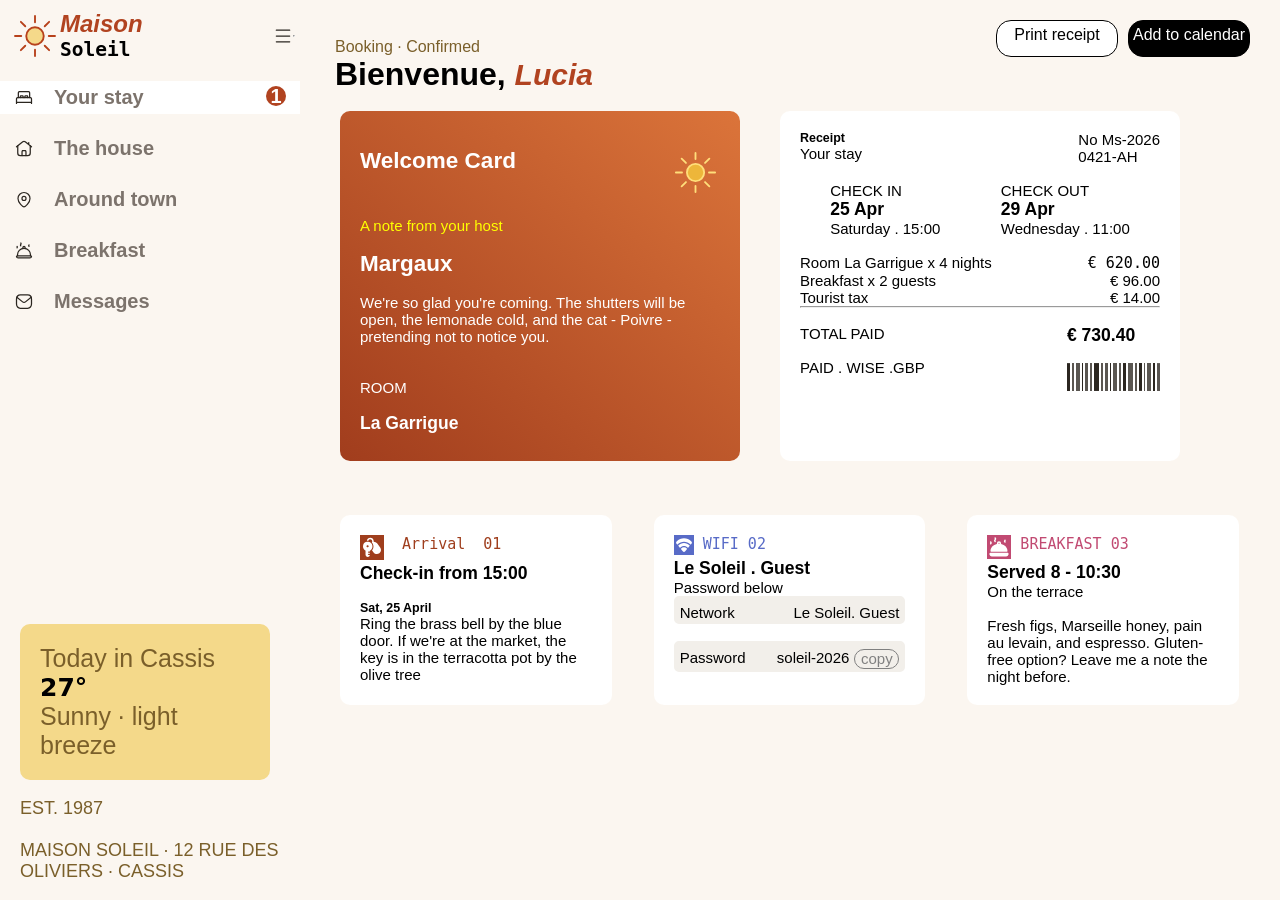
<file: index.html>
<!DOCTYPE html>

<html lang="en">
<head>
  <meta charset="UTF-8">
  <meta name="viewport" content="width=device-width, initial-scale=1.0">
  <title>Trying Restaurant</title>
  <link rel="stylesheet" href="style.css">

  <link rel="preconnect" href="https://fonts.googleapis.com"/>
  <link rel="preconnect" href="https://fonts.gstatic.com" crossorigin/>
  <link rel="stylesheet" href="https://fonts.googleapis.com/css2?family=DM+Sans:ital,opsz,wght@0,9..40,100..1000;1,9..40,100..1000&display=swap"/>
  <link rel="stylesheet" href="https://fonts.googleapis.com/css2?family=DM+Mono:ital,wght@300;0,400,;0,500;1,300;1,400;1,500&family=Fraunces:ital,opsz,wght@0,9..144,100..900;1,9..144,100..900&display=swap"/>  

  <link rel="stylesheet" href="https://cdnjs.cloudflare.com/ajax/libs/font-awesome/6.5.1/css/all.min.css"/>
  <link rel="stylesheet" href="https://fonts.googleapis.com/css?family=Inter:wght@400;500;700;900&display=swap">
</head>

<body>

    <aside class="sidebar11">
         <section class="Maison">
            <img src="images/illustration-sun.svg" alt="sun logo">
            <h2><span class="themaison"><i>Maison</i></span> <pre>Soleil</pre></h2>
            <img src="images/icon-menu.svg" alt="menu logo">
            <hr>
            <br>
         </section>

        <nav class="sidebar">

            <div class="yourstaybox"><a href="#" class="nav-hotel-icon yourstay">
                <img src="images/icon-bed.svg" alt="bedicon">
                <span>Your stay</span>
                <span class="notification">1</span>
            </a></div>
            <br>

            <a href="#" class="nav-hotel-icon">
                <img src="images/icon-house.svg" alt="houseicon">
                <span>The house</span>
            </a>
            <br>
            
            <a href="#" class="nav-hotel-icon">
                <img src="images/icon-pin.svg" alt="pinicon">
                <span>Around town</span>
            </a>
            <br>

            <a href="#" class="nav-hotel-icon">
                <img src="images/icon-breakfast-outline.svg" alt="breakfasticon">
                <span>Breakfast</span>
            </a>
            <br>
            
            <a href="#" class="nav-hotel-icon">
                <img src="images/icon-mail.svg" alt="mailicon">
                <span>Messages</span>
            </a>
            <br><br><br><br><br><br><br><br><br><br><br><br><br><br><br><br><br>

        </nav>

        <div class="weatherfoot">
                <p class="todayy">Today in Cassis</p> <span class="temperature"><strong class="temp">27°</strong></span> <p class="sunnyy">Sunny · light breeze</p>
        </div>
        <br>
        <div class="foot2 foot22">
                <p>Est. 1987</p><br>
                <p>Maison Soleil · 12 Rue des </p>
                <p>Oliviers · Cassis</p><br>
                <p>&copy; 2026 Maison Soleil</p>
        </div>
        <br>

   
    </aside>


    <main class="main"> 

        <div class="header">    
            <div class="booking"><br>
                <p class="bookconfirm">Booking · Confirmed</p>
                <p><h1>Bienvenue, <span class="lucia"><i>Lucia</i></span></h1></p>
            </div>

            <div class="button">
                <div class="printrpt"><p> Print receipt</p></div><br>
                <div class=" calendarr"><p> Add to calendar</p></div>
            </div>
        </div>
        <br>

        <div id="centertab">
            <section class="welcome">
                <div class="welcomediv">
                    <br><div class="welcomesun">
                        <div><h2 class="colorwelcome">Welcome Card</h2></div>
                        <div class="sunlogo"><p><img src="images/icon-sun.svg" alt="sunicon"></p></div>
                    </div><br>
                    <p class="note-host">A note from your host</p><br>
                    <h2 class="colorwelcome">Margaux</h2><br>
                    <p class="colorwelcome">We're so glad you're coming. The shutters will be open, the lemonade cold, and the cat - Poivre - pretending not to notice you.</p><br><br>
                    <p class="colorwelcome">ROOM</p><br>
                    <h3 class="colorwelcome">La Garrigue</h3>

                </div>
            </section>

            <br>

            <section class="receiptbox">
                 <div class="receipt">
                    <div><h5>Receipt</h5>
                    <p>Your stay</p></div>
                    <div>
                        <p>No Ms-2026</p>
                        <p>0421-AH</p>
                    </div>
                </div><br>

                <div class="inout">
                    <div class="check-in">
                        <p>CHECK IN</p>
                        <h3>25 Apr</h3>
                        <p>Saturday . 15:00</p>           
                    </div>
                    <div class="check-out">
                        <p>CHECK OUT</p>
                        <h3>29 Apr</h3>
                        <p>Wednesday . 11:00</p>            
                    </div>
                </div><br>

                <div class="itemnprice">
                    <div class="itemprice1">
                        <p>Room La Garrigue x 4 nights</p>
                        <pre> € 620.00</pre>
                    </div>

                    <div class="itemprice1">
                        <p>Breakfast x 2 guests</p>
                        <p>€ 96.00</p>
                    </div>

                    <div class="itemprice1">
                        <p>Tourist tax</p>
                        <p>€ 14.00</p>
                    </div>
                </div>

                <hr><br>
                

                <div class="totalpaid">
                    <div class="no730"><p>TOTAL PAID</p><br>
                    <p> PAID . WISE .GBP</p></div>

                    <div class="codedbar"><h3>€ 730.40</h3><br>
                    <img src="images/icon-barcode.svg" alt="barcode"></div>
                </div>


            </section>
        </div>
        <br><br><br>

               

        <div id="othertabs">
            <section class="booking2">

            <div class="awb">
            <section class="arrivalll">
                <div class="keyarrival1">
                    <p class="colorarrival"><img src="images/icon-key.svg" alt="key" class="arrivalimg"> <pre class="arrivalcolor">  Arrival</pre><pre class="arrivalnumber arrivalcolor" >  01</pre></p>
                </div>

                <h3>Check-in from 15:00</h3><br>
                <h5>Sat, 25 April</h5>
                <p>Ring the brass bell by the blue door. If we're at the market, the key is in the terracotta pot by the olive tree</p>
            </section>
            </div><br>

            <div class="awb">
            <section class="wifiii">
                <div class="keywifi1">
                    <p class="colorwifi"><img src="images/icon-wifi.svg" alt="wifi" class="wifiimg"><pre class="wificolor"> WIFI</pre><pre class="wifinumber wificolor"> 02</pre></p>
                </div>

                <h3>Le Soleil . Guest</h3>
                <p>Password below</p>

                <div class="guest">

                    <div class="netpass">
                    <span>Network</span>  <span>Le Soleil. Guest</span>
                    </div>
                    <br>

                    <div >
                    <p class="netpass2">Password <span id="solecopy">soleil-2026 <span id="guestcopyy">copy</span></span> </p>   
                    </div>

                </div>

            </section>
            </div><br>

            <div class="awb">
            <section class="breakfasttt">
                <div class="keybreakfast1">
                    <p class="colorbreakfast"><img src="images/icon-breakfast.svg" alt="breakfast" class="breakfastimg"><pre class="breakfastcolor"> BREAKFAST</pre><pre class="breakfastnumber breakfastcolor"> 03</pre></p>
                </div>

                <h3>Served 8 - 10:30</h3>
                <p>On the terrace</p>
                <br>
                <p>Fresh figs, Marseille honey, pain au levain, and espresso. Gluten-free option? Leave me a note the night before.</p>
            </section>
            </div><br>

            </section>
        </div>

    </main>




    <footer>
       
    </footer>





    <!-- <section class="booking">
    <div class="awb">
    <section class="arrival">
        <p class="colorarrival"><img src="images/icon-key.svg" alt="key" class="arrivalimg"> Arrival<span>01</span></p>
        <h3>Check-in from 15:00</h3>
        <h4>Sat, 25 April</h4>
        <p>Ring the brass bell by the blue door. If we're at the market, the key is in the terracotta pot by the olive tree</p>
    </section>
    </div><br>

    <div class="awb">
    <section class="wifi">
        <p>
        <p class="colorwifi"><img src="images/icon-wifi.svg" alt="wifi" class="wifiimg"></p><p>WIFI</p><p><span>02</span></p>
        </p>
        <h3>Le Soleil . Guest</h3>
        <h4>Password below</h4>
        <p>Network</p>  <pre>Le Soleil. Guest</pre>
        <p>Password</p> <pre>soleil-2026 <span>copy</span>    </pre>

    </section>
    </div><br>

    <div class="awb">
    <section class="breakfast">
        <p class="colorbreakfast"><p><img src="images/icon-breakfast.svg" alt="breakfast" class="breakfastimg"></p><p>Breakfast</p><p><span>03</span></p></p>
        <h3>Served 8 - 10:30</h3>
        <h4>On the terrace</h4>
        <p>Fresh figs, Marseille honey, pain au levain, and espresso. Gluten-free option? Leave me a note the night before.</p>
    </section>
    </div><br>
    </section>

-->

<!-- 
<div class="room">


                    <div class="roomm"><h3>Room LaGarrigur x 4 nights</h3>
                    <span>€ 620.00</span></div>
                    <div class="paytoeat"><h3>Breakfast x 2 guests</h3>
                    <span>€ 96.00</span></div>
                    <div class="tax"><h3>Tourist tax</h3>
                    <span>€ 14.00</span></div>
                </div>-->




                <!-- my former receipt-box
            <section class="receipt-box">
                <div class="receipt">
                    <div><h5>Receipt</h5>
                    <p>Your stay</p></div>
                    <div>
                        <p>No Ms-2026</p>
                        <p>0421-AH</p>
                    </div>
                </div><br>

                <div class="inout">
                    <div class="check-in">
                        <p>CHECK IN</p>
                        <h3>25 Apr</h3>
                        <p>Saturday . 15:00</p>           
                    </div>
                    <div class="check-out">
                        <p>CHECK OUT</p>
                        <h3>29 Apr</h3>
                        <p>Wednesday . 11:00</p>            
                    </div>
                </div><br>

                <div class="room">
                    <div class="payment"><p>Room LaGarrigur x 4 nights</p><br>
                    <p>Breakfast x 2 guests</p><br>
                    <p>Tourist tax</p></div><br>
                    <div class="moneypaid"><p>€ 620.00</p><br>            
                    <p>€ 96.00</p><br>            
                    <p>€ 14.00</p><br></div>
                </div><br>
                <hr><br>
                

                <div class="totalpaid">
                    <div class="730"><p>TOTAL PAID</p><br>
                    <p> PAID . WISE .GBP</p></div>

                    <div class="codedbar"><h3>€ 730.40</h3><br>
                    <img src="images/icon-barcode.svg" alt="barcode"></div>
                </div>
            </section> -->



</body>

</html>
</file>
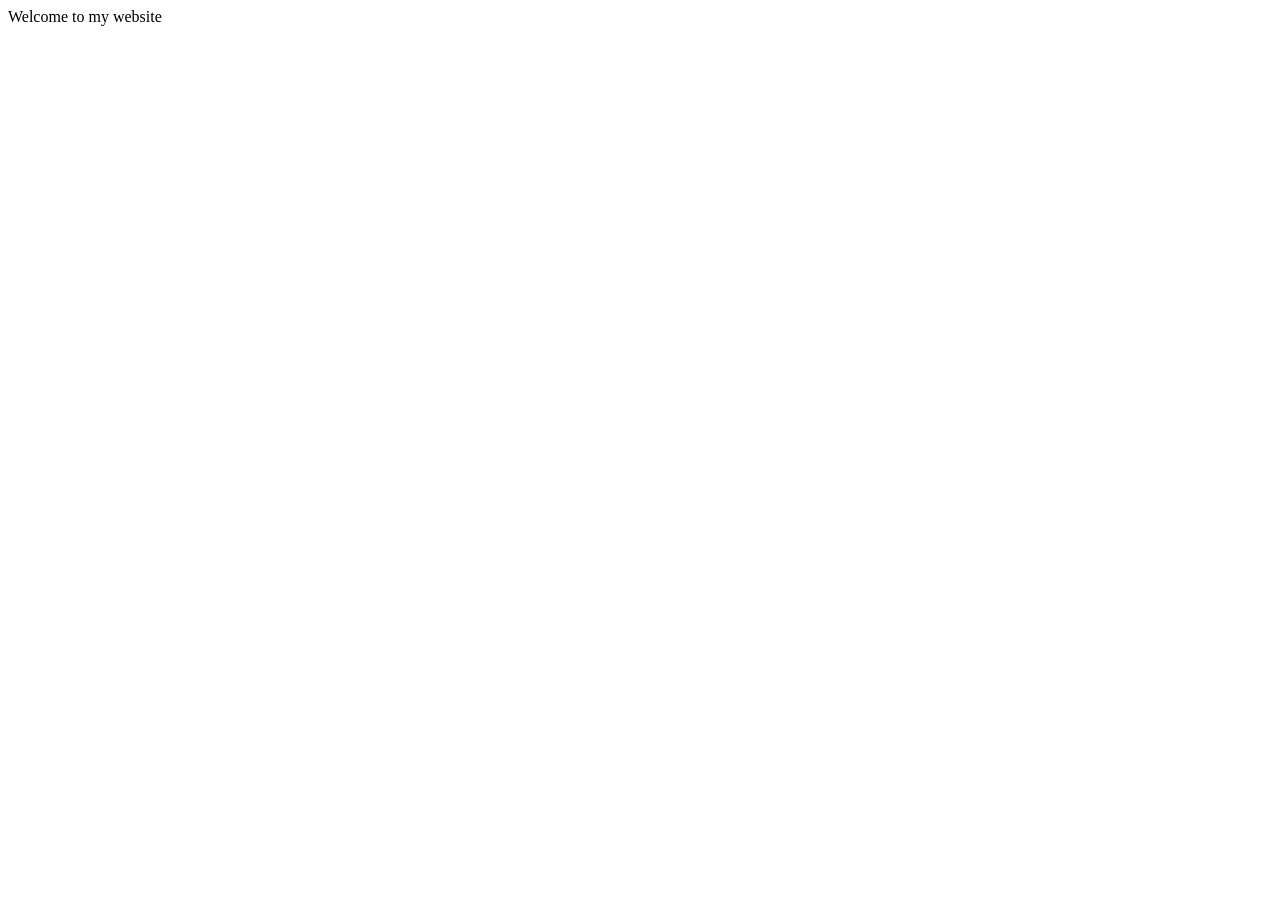
<file: First assignment/index.html>
<!DOCTYPE html>
<html lang="en">
<head>
    <meta charset="UTF-8">
    <meta name="viewport" content="width=device-width, initial-scale=1.0">
    <title>Home Page</title>
</head>
<body>
    Welcome to my website
</body>
</html>
</file>
<file: style.css>
*{
    box-sizing: border-box;
    padding: 0;
    margin: 0;
}

*, *:before, *::after {
    box-sizing: inherit;
}


body {
    background-color: #FBF6F0;
    font-family: sans-serif;
}


.lucia {
    color: #B14320;
    
    font-size: 30px;
}

div.button {
    display: inline-flex;
    align-content: flex-start;
    
}

.sidebar {
    display: flex;
    flex-direction: column;
    margin-top: 20px;
    
}

.nav-hotel-icon {
    display: flex;
    text-decoration: none;
    color: #7C736C;
    font-weight: 600;
    font-size: 20px;
    padding: 5px 14px;
    gap: 20px;
    
}



.notification {
    background-color: #B14320;
    border-radius: 50%;
    width: 20px;
    height: 20px;
    display: flex;
    margin-left: auto;
    align-items: center;
    justify-content: center;
    color: white;
}



.yourstay {
    background-color: white;
}

.weatherfoot {
    margin-top: auto;
    padding: 20px;
    background-color: #F4D98A;
    border-radius: 10px;
    font-size: larger;
    margin-left: 20px;
    font-size: 25px;
    box-sizing: border-box;
    max-width: 250px;
    max-height: 250px;
}

.Maison {
    display: flex;
    align-items: center;
    margin-top: 10px;
    margin-left: 10px;
}

.todayy, .sunnyy, .foot22, .bookconfirm {
    color: #7A5F2A;
}

.welcomediv {
    box-sizing: border-box;
    z-index: 2;
    color: white;
    background-image: linear-gradient(to top right, #A13D1D, #DB743A);
    margin-top: auto;
    padding: 20px;
    border-radius: 10px;
    font-size: larger;
    margin-left: 20px;
    font-size: 15px;
    box-sizing: border-box;
    width: 400px;
    height: 350px;    
}

.receiptbox {
    display: flex;
    box-sizing: border-box;
    margin-top: auto;
    padding: 20px;
    background-color: #fff;
    border-radius: 10px;
    font-size: larger;
    margin-left: 20px;
    font-size: 15px;
    box-sizing: border-box;
    width: 400px;
    height: 350px;
    flex-direction: column;
    z-index: 1;
}


.welcomediv, .receiptbox {
    width: 100%;
    max-width: 400px;
    height: auto;
    min-height: 350px;
}

.colorwelcome {
    color: #fff;
}

.note-host {
    color: yellow;
}


.temp {
    font-family: sans;
}

img[src*='icon-menu'] {
    padding-left: 130px;
}

img[src*='illustration'] {
    height: 50px;
    width: 50px;
}

.themaison {
    color: #B14320;
}

.foot2 {
    font-size: 18px;
    padding-left: 20px;
    text-transform: uppercase;
}




img[src*='key'] {
    background-color: #9F3E1D;
}

img[src*='wifi'] {
    background-color: #586BC7;
    max-height: 20px;
    max-width: 20px;
}

img[src*='icon-breakfast.svg'] {
    background-color: #C14A72;
}

.awb {
    display: flex;
    box-sizing: border-box;
    padding: 20px;
    background-color: #fff;
    border-radius: 10px;
    font-size: larger;
    margin-left: 20px;
    font-size: 15px;
    max-width: 500px;
    height: 170px;
    flex-direction: column;
    flex: 1 1 0;
    margin-right: 20px;
}

.awb {
    height: auto;
    min-height: 170px;
}



.arrivalcolor {
    color: #9F3E1D;
}

.keyarrival1 {
    display: flex;
    flex-direction: row;
}

.keywifi1 {
    display: flex;
    flex-direction: row;
}

.wificolor {
    color:#586BC7;
}

.keybreakfast1 {
    display: flex;
    flex-direction: row;
}

.breakfastcolor {
    color:#C14A72;
}
    

.netpass {
    display: flex;
    justify-content: space-between;
    align-items: center;
    border: solid #F2EFEA;
    padding-top: 5px;
    background-color: #F2EFEA;
    border-radius: 5px;
    padding-left: 3px;
    padding-right: 3px;
}

.netpass2 {
    display: flex;
    justify-content: space-between;
    
    border: solid #F2EFEA;
    padding-top: 5px;
    background-color: #F2EFEA;
    border-radius: 5px;
    padding-left: 3px;
    padding-right: 3px;
}

#guestcopyy {
    border: solid gray 1px;
    justify-content: center;
    border-radius: 15px;
    width: 45px;
    height: 20px;
    padding-top: 0px;
    display: flex;
    color: gray;
    margin-left: 5px;
    
}

#solecopy {
    display: flex;
    
}


.receipt {
    display: flex;
    justify-content: space-between;
}

.inout {
    display: flex;
    align-items: center;
    align-content: flex-start;
    justify-content: space-around;
}

.room {
    display: flex;
    justify-content: space-between;
}

.totalpaid {
    display: flex;
    justify-content: space-between;
}



.welcomesun {
    display: flex;
    justify-content: space-between;
}





.printrpt {
    border: solid black 1px;
    display: flex;
    justify-content: center;
    background-color: white;
    border-radius: 15px;
    width: 120px;
    height: 30px;
    padding-top: 5px;
}

.calendarr {
    border: solid black 1px;
    background-color: black;
    display: flex;
    justify-content: center;
    
    border-radius: 15px;
    width: 120px;
    height: 30px;
    padding-top: 5px;
    color: #fff;
    margin-right: 10px;
    margin-left: 10px;
}

.header {
    display: flex;
    justify-content: space-between;
}

.booking {
    padding-left: 15px;
}


.sidebar11 {
    height: 100%;
    max-width: 300px;
    width: 100%;
    left: 0;
    position: fixed;
    top: 0;
    background-color: #FBF6F0;
}


.main {
    margin-left: 300px;
    padding: 20px;
}

#centertab {
    display: flex;
    gap: 10px;
    
}

#othertabs {
    display: flex;
    gap: 10px;
    
    
}


.booking2 {
    display: flex;
    gap: 1px;
    width: 100%;
    align-items: stretch;
}


.itemprice1 {
    display: flex;
    justify-content: space-between;
}

.card {
    padding: 1.25rem;
    background-color: #fff;
    border: solid;

}

@media (max-width: 768px) {
    .sidebar11 { 
        display: none;
}

    .main {
        padding: 15px;
        margin-left: 0;
     }

     .header {
        flex-direction: column;
        gap: 10px;
     }

     #centertab, #othertabs, .booking2 {
        flex-direction: column;
     }

     .welcomediv, .receiptbox, .awb {
        width: 100%;
        max-width: 100%;
        margin-left: 0;
        margin-right: 0;
     }
     
}
</file>
